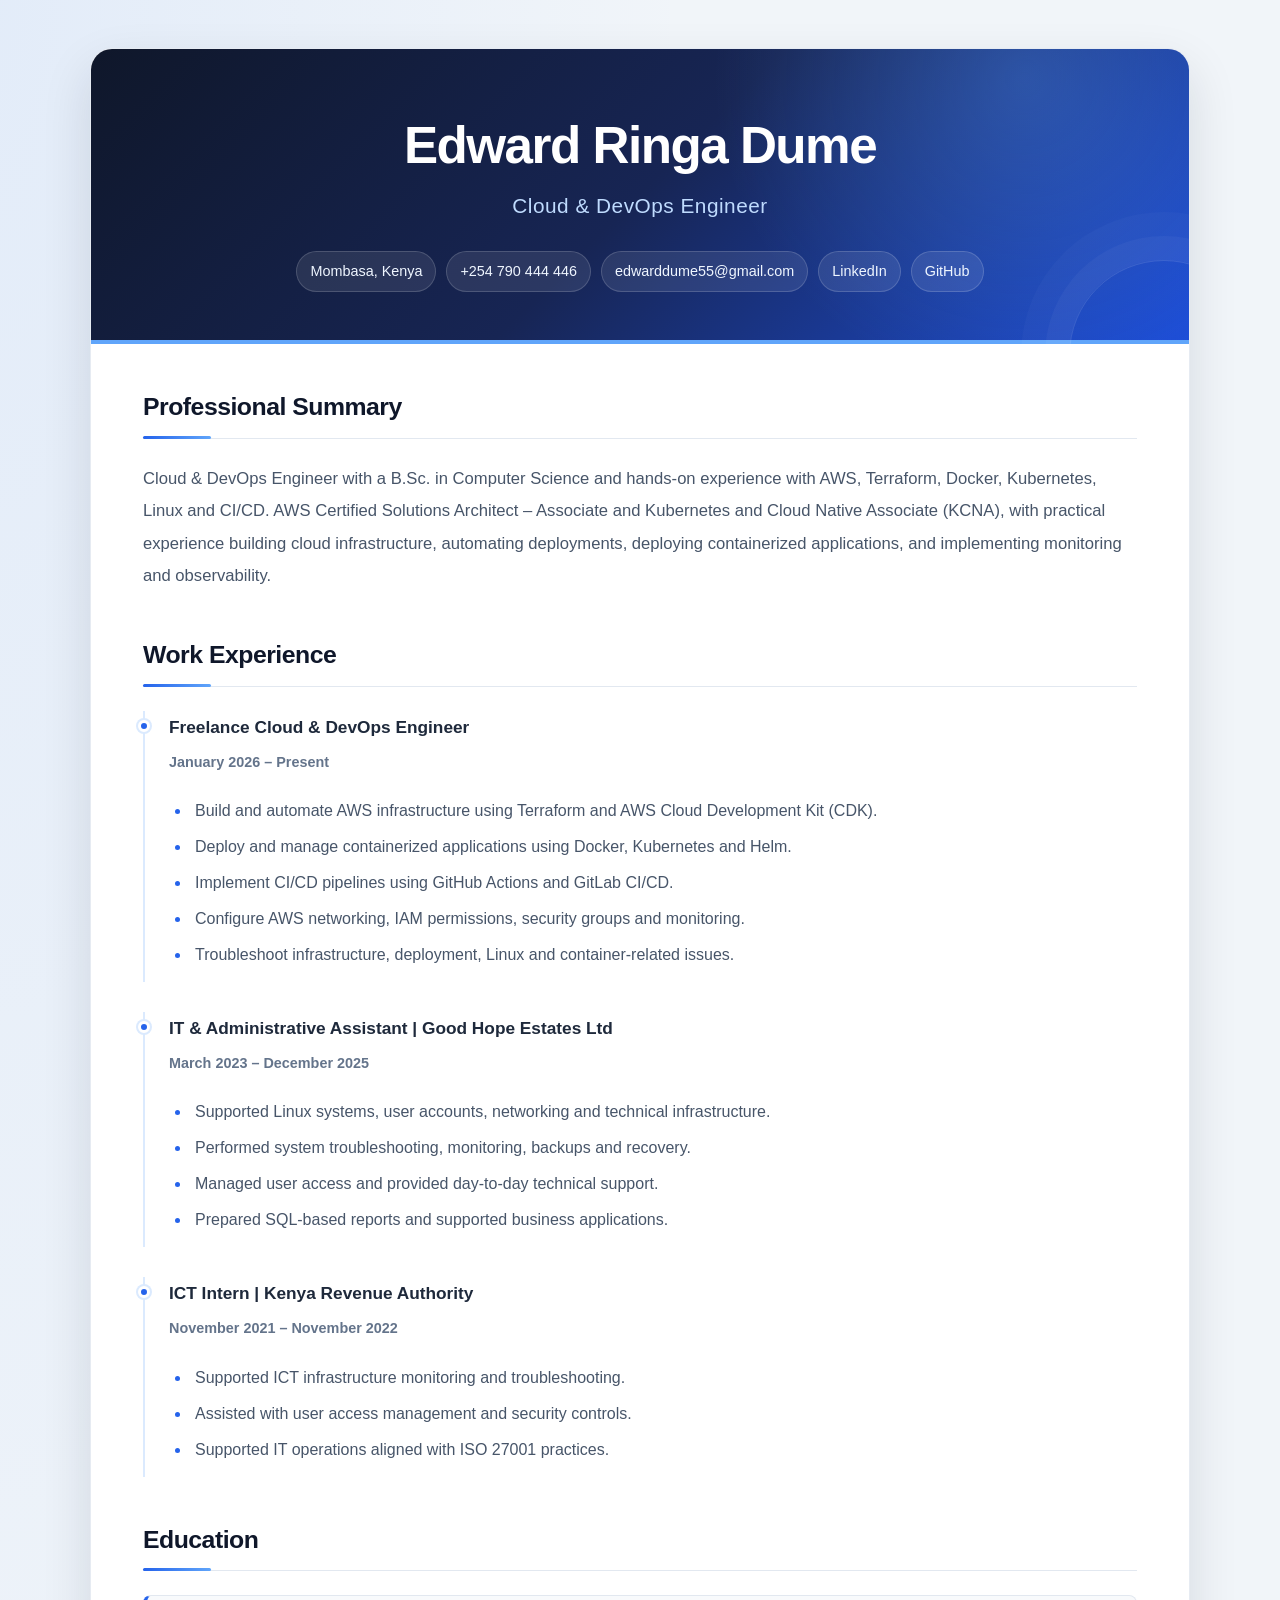
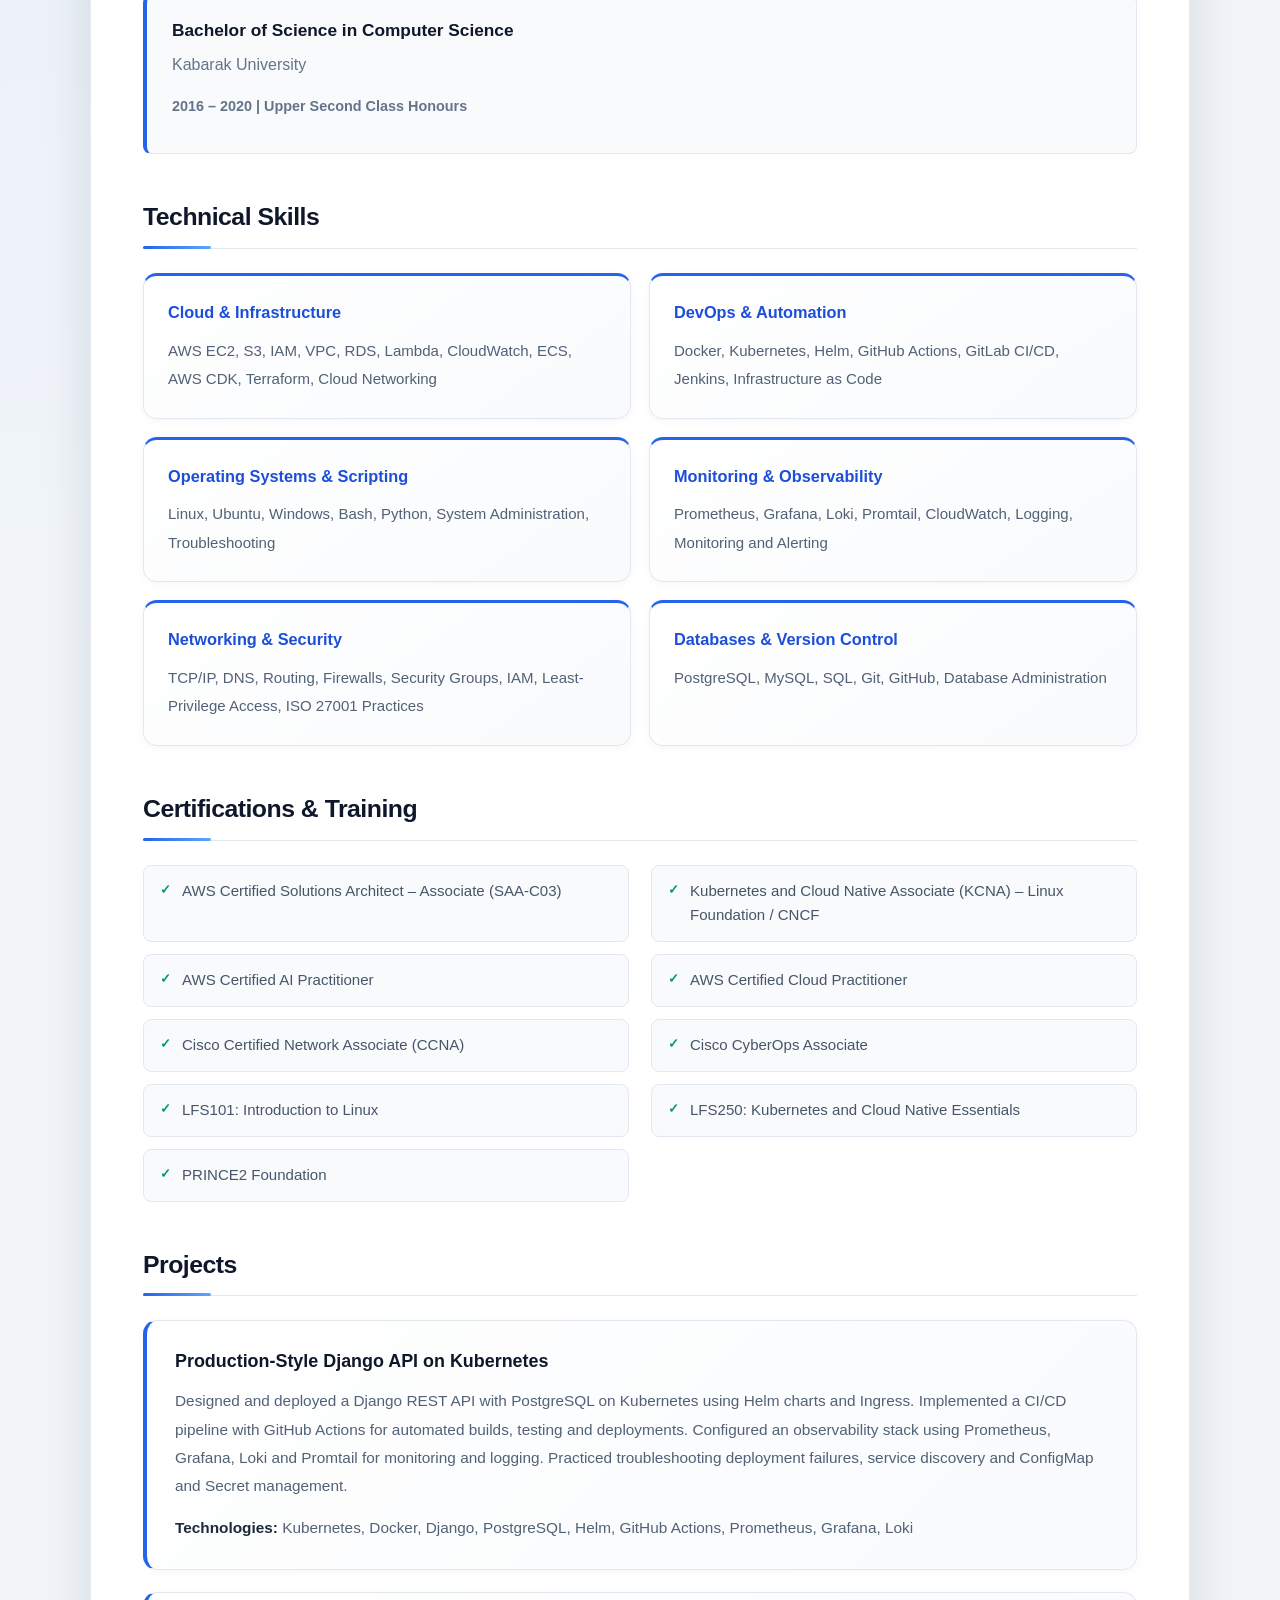
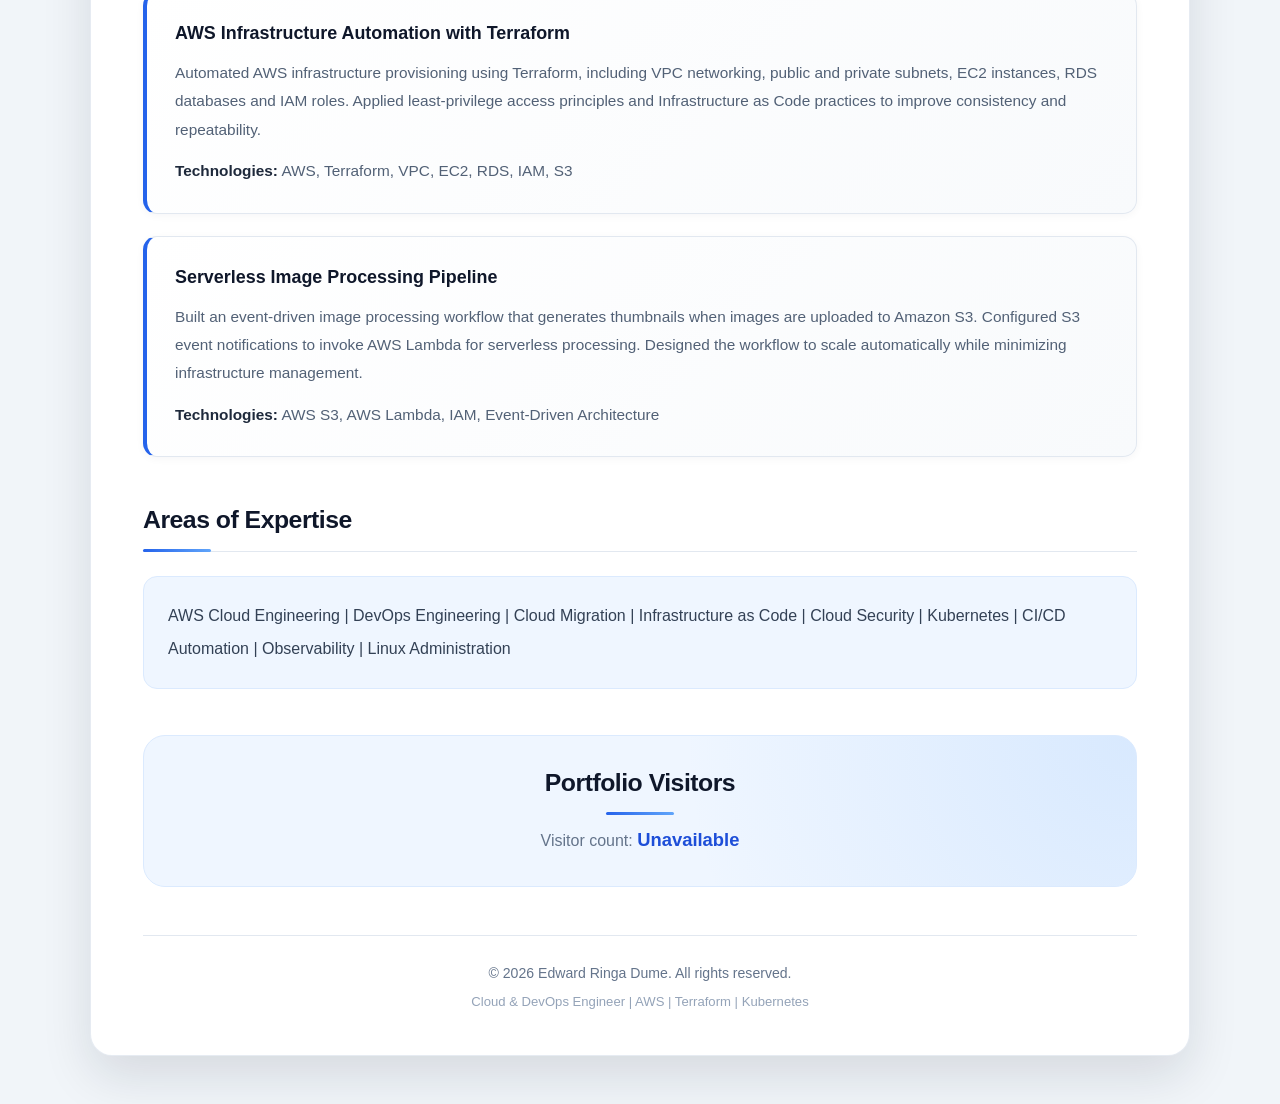
<file: index.html>
<!DOCTYPE html>
<html lang="en">
<head>
    <meta charset="UTF-8">
    <meta name="viewport" content="width=device-width, initial-scale=1.0">

    <title>Edward Ringa Dume | Cloud &amp; DevOps Engineer</title>

    <meta
        name="description"
        content="Edward Ringa Dume - Cloud & DevOps Engineer specializing in AWS, Terraform, Kubernetes, Docker, Linux and CI/CD."
    >

    <meta name="author" content="Edward Ringa Dume">
    <meta name="theme-color" content="#2563eb">

    <link rel="stylesheet" href="style.css">
</head>

<body>

    <div class="container">

        <!-- =========================
             Header and Contact
             ========================= -->

        <header>
            <h1>Edward Ringa Dume</h1>

            <p>Cloud &amp; DevOps Engineer</p>

            <div class="contact">
                <span>Mombasa, Kenya</span>

                <a href="tel:+254790444446">
                    +254 790 444 446
                </a>

                <a href="mailto:edwarddume55@gmail.com">
                    edwarddume55@gmail.com
                </a>

                <a
                    href="https://linkedin.com/in/edward-dume"
                    target="_blank"
                    rel="noopener noreferrer"
                >
                    LinkedIn
                </a>

                <a
                    href="https://github.com/edwarddume55"
                    target="_blank"
                    rel="noopener noreferrer"
                >
                    GitHub
                </a>
            </div>
        </header>


        <main>

            <!-- =========================
                 Professional Summary
                 ========================= -->

            <section id="summary">
                <h2>Professional Summary</h2>

                <p>
                    Cloud &amp; DevOps Engineer with a B.Sc. in Computer
                    Science and hands-on experience with AWS, Terraform,
                    Docker, Kubernetes, Linux and CI/CD. AWS Certified
                    Solutions Architect – Associate and Kubernetes and
                    Cloud Native Associate (KCNA), with practical experience
                    building cloud infrastructure, automating deployments,
                    deploying containerized applications, and implementing
                    monitoring and observability.
                </p>
            </section>


            <!-- =========================
                 Work Experience
                 ========================= -->

            <section id="experience">
                <h2>Work Experience</h2>

                <article class="experience-item">
                    <h3>Freelance Cloud &amp; DevOps Engineer</h3>

                    <p class="date">
                        January 2026 – Present
                    </p>

                    <ul>
                        <li>
                            Build and automate AWS infrastructure using
                            Terraform and AWS Cloud Development Kit (CDK).
                        </li>

                        <li>
                            Deploy and manage containerized applications
                            using Docker, Kubernetes and Helm.
                        </li>

                        <li>
                            Implement CI/CD pipelines using GitHub Actions
                            and GitLab CI/CD.
                        </li>

                        <li>
                            Configure AWS networking, IAM permissions,
                            security groups and monitoring.
                        </li>

                        <li>
                            Troubleshoot infrastructure, deployment,
                            Linux and container-related issues.
                        </li>
                    </ul>
                </article>


                <article class="experience-item">
                    <h3>
                        IT &amp; Administrative Assistant |
                        Good Hope Estates Ltd
                    </h3>

                    <p class="date">
                        March 2023 – December 2025
                    </p>

                    <ul>
                        <li>
                            Supported Linux systems, user accounts,
                            networking and technical infrastructure.
                        </li>

                        <li>
                            Performed system troubleshooting, monitoring,
                            backups and recovery.
                        </li>

                        <li>
                            Managed user access and provided day-to-day
                            technical support.
                        </li>

                        <li>
                            Prepared SQL-based reports and supported
                            business applications.
                        </li>
                    </ul>
                </article>


                <article class="experience-item">
                    <h3>ICT Intern | Kenya Revenue Authority</h3>

                    <p class="date">
                        November 2021 – November 2022
                    </p>

                    <ul>
                        <li>
                            Supported ICT infrastructure monitoring
                            and troubleshooting.
                        </li>

                        <li>
                            Assisted with user access management
                            and security controls.
                        </li>

                        <li>
                            Supported IT operations aligned with
                            ISO 27001 practices.
                        </li>
                    </ul>
                </article>
            </section>


            <!-- =========================
                 Education
                 ========================= -->

            <section id="education">
                <h2>Education</h2>

                <article class="experience-item">
                    <h3>Bachelor of Science in Computer Science</h3>

                    <p>Kabarak University</p>

                    <p class="date">
                        2016 – 2020 | Upper Second Class Honours
                    </p>
                </article>
            </section>


            <!-- =========================
                 Technical Skills
                 ========================= -->

            <section id="skills">
                <h2>Technical Skills</h2>

                <div class="skills">

                    <div class="skill-category">
                        <h3>Cloud &amp; Infrastructure</h3>

                        <p>
                            AWS EC2, S3, IAM, VPC, RDS, Lambda,
                            CloudWatch, ECS, AWS CDK, Terraform,
                            Cloud Networking
                        </p>
                    </div>


                    <div class="skill-category">
                        <h3>DevOps &amp; Automation</h3>

                        <p>
                            Docker, Kubernetes, Helm, GitHub Actions,
                            GitLab CI/CD, Jenkins, Infrastructure as Code
                        </p>
                    </div>


                    <div class="skill-category">
                        <h3>Operating Systems &amp; Scripting</h3>

                        <p>
                            Linux, Ubuntu, Windows, Bash, Python,
                            System Administration, Troubleshooting
                        </p>
                    </div>


                    <div class="skill-category">
                        <h3>Monitoring &amp; Observability</h3>

                        <p>
                            Prometheus, Grafana, Loki, Promtail,
                            CloudWatch, Logging, Monitoring and Alerting
                        </p>
                    </div>


                    <div class="skill-category">
                        <h3>Networking &amp; Security</h3>

                        <p>
                            TCP/IP, DNS, Routing, Firewalls, Security Groups,
                            IAM, Least-Privilege Access, ISO 27001 Practices
                        </p>
                    </div>


                    <div class="skill-category">
                        <h3>Databases &amp; Version Control</h3>

                        <p>
                            PostgreSQL, MySQL, SQL, Git, GitHub,
                            Database Administration
                        </p>
                    </div>

                </div>
            </section>


            <!-- =========================
                 Certifications
                 ========================= -->

            <section id="certifications">
                <h2>Certifications &amp; Training</h2>

                <ul class="certifications">
                    <li>
                        AWS Certified Solutions Architect – Associate
                        (SAA-C03)
                    </li>

                    <li>
                        Kubernetes and Cloud Native Associate (KCNA)
                        – Linux Foundation / CNCF
                    </li>

                    <li>
                        AWS Certified AI Practitioner
                    </li>

                    <li>
                        AWS Certified Cloud Practitioner
                    </li>

                    <li>
                        Cisco Certified Network Associate (CCNA)
                    </li>

                    <li>
                        Cisco CyberOps Associate
                    </li>

                    <li>
                        LFS101: Introduction to Linux
                    </li>

                    <li>
                        LFS250: Kubernetes and Cloud Native Essentials
                    </li>

                    <li>
                        PRINCE2 Foundation
                    </li>
                </ul>
            </section>


            <!-- =========================
                 Projects
                 ========================= -->

            <section id="projects">
                <h2>Projects</h2>


                <article class="project">
                    <h3>
                        Production-Style Django API on Kubernetes
                    </h3>

                    <p>
                        Designed and deployed a Django REST API with
                        PostgreSQL on Kubernetes using Helm charts
                        and Ingress. Implemented a CI/CD pipeline with
                        GitHub Actions for automated builds, testing
                        and deployments. Configured an observability
                        stack using Prometheus, Grafana, Loki and
                        Promtail for monitoring and logging. Practiced
                        troubleshooting deployment failures, service
                        discovery and ConfigMap and Secret management.
                    </p>

                    <p>
                        <strong>Technologies:</strong>
                        Kubernetes, Docker, Django, PostgreSQL, Helm,
                        GitHub Actions, Prometheus, Grafana, Loki
                    </p>
                </article>


                <article class="project">
                    <h3>
                        AWS Infrastructure Automation with Terraform
                    </h3>

                    <p>
                        Automated AWS infrastructure provisioning using
                        Terraform, including VPC networking, public and
                        private subnets, EC2 instances, RDS databases
                        and IAM roles. Applied least-privilege access
                        principles and Infrastructure as Code practices
                        to improve consistency and repeatability.
                    </p>

                    <p>
                        <strong>Technologies:</strong>
                        AWS, Terraform, VPC, EC2, RDS, IAM, S3
                    </p>
                </article>


                <article class="project">
                    <h3>Serverless Image Processing Pipeline</h3>

                    <p>
                        Built an event-driven image processing workflow
                        that generates thumbnails when images are uploaded
                        to Amazon S3. Configured S3 event notifications
                        to invoke AWS Lambda for serverless processing.
                        Designed the workflow to scale automatically
                        while minimizing infrastructure management.
                    </p>

                    <p>
                        <strong>Technologies:</strong>
                        AWS S3, AWS Lambda, IAM, Event-Driven Architecture
                    </p>
                </article>

            </section>


            <!-- =========================
                 Areas of Interest
                 ========================= -->

            <section id="interests">
                <h2>Areas of Expertise</h2>

                <p>
                    AWS Cloud Engineering |
                    DevOps Engineering |
                    Cloud Migration |
                    Infrastructure as Code |
                    Cloud Security |
                    Kubernetes |
                    CI/CD Automation |
                    Observability |
                    Linux Administration
                </p>
            </section>


            <!-- =========================
                 Visitor Counter
                 ========================= -->

            <section
                id="visitor-counter"
                class="visitor-counter"
            >
                <h2>Portfolio Visitors</h2>

                <p>
                    Visitor count:
                    <strong id="visitor-count">Loading...</strong>
                </p>
            </section>

        </main>


        <!-- =========================
             Footer
             ========================= -->

        <footer>
            <p>
                &copy; <span id="current-year">2026</span>
                Edward Ringa Dume. All rights reserved.
            </p>

            <p>
                Cloud &amp; DevOps Engineer | AWS | Terraform | Kubernetes
            </p>
        </footer>

    </div>


    <!-- JavaScript -->
    <script src="script.js"></script>

    <script>
        // Automatically update the copyright year.
        document.getElementById("current-year").textContent =
            new Date().getFullYear();
    </script>

<script src="script.js"></script>
</body>
</html>
</file>
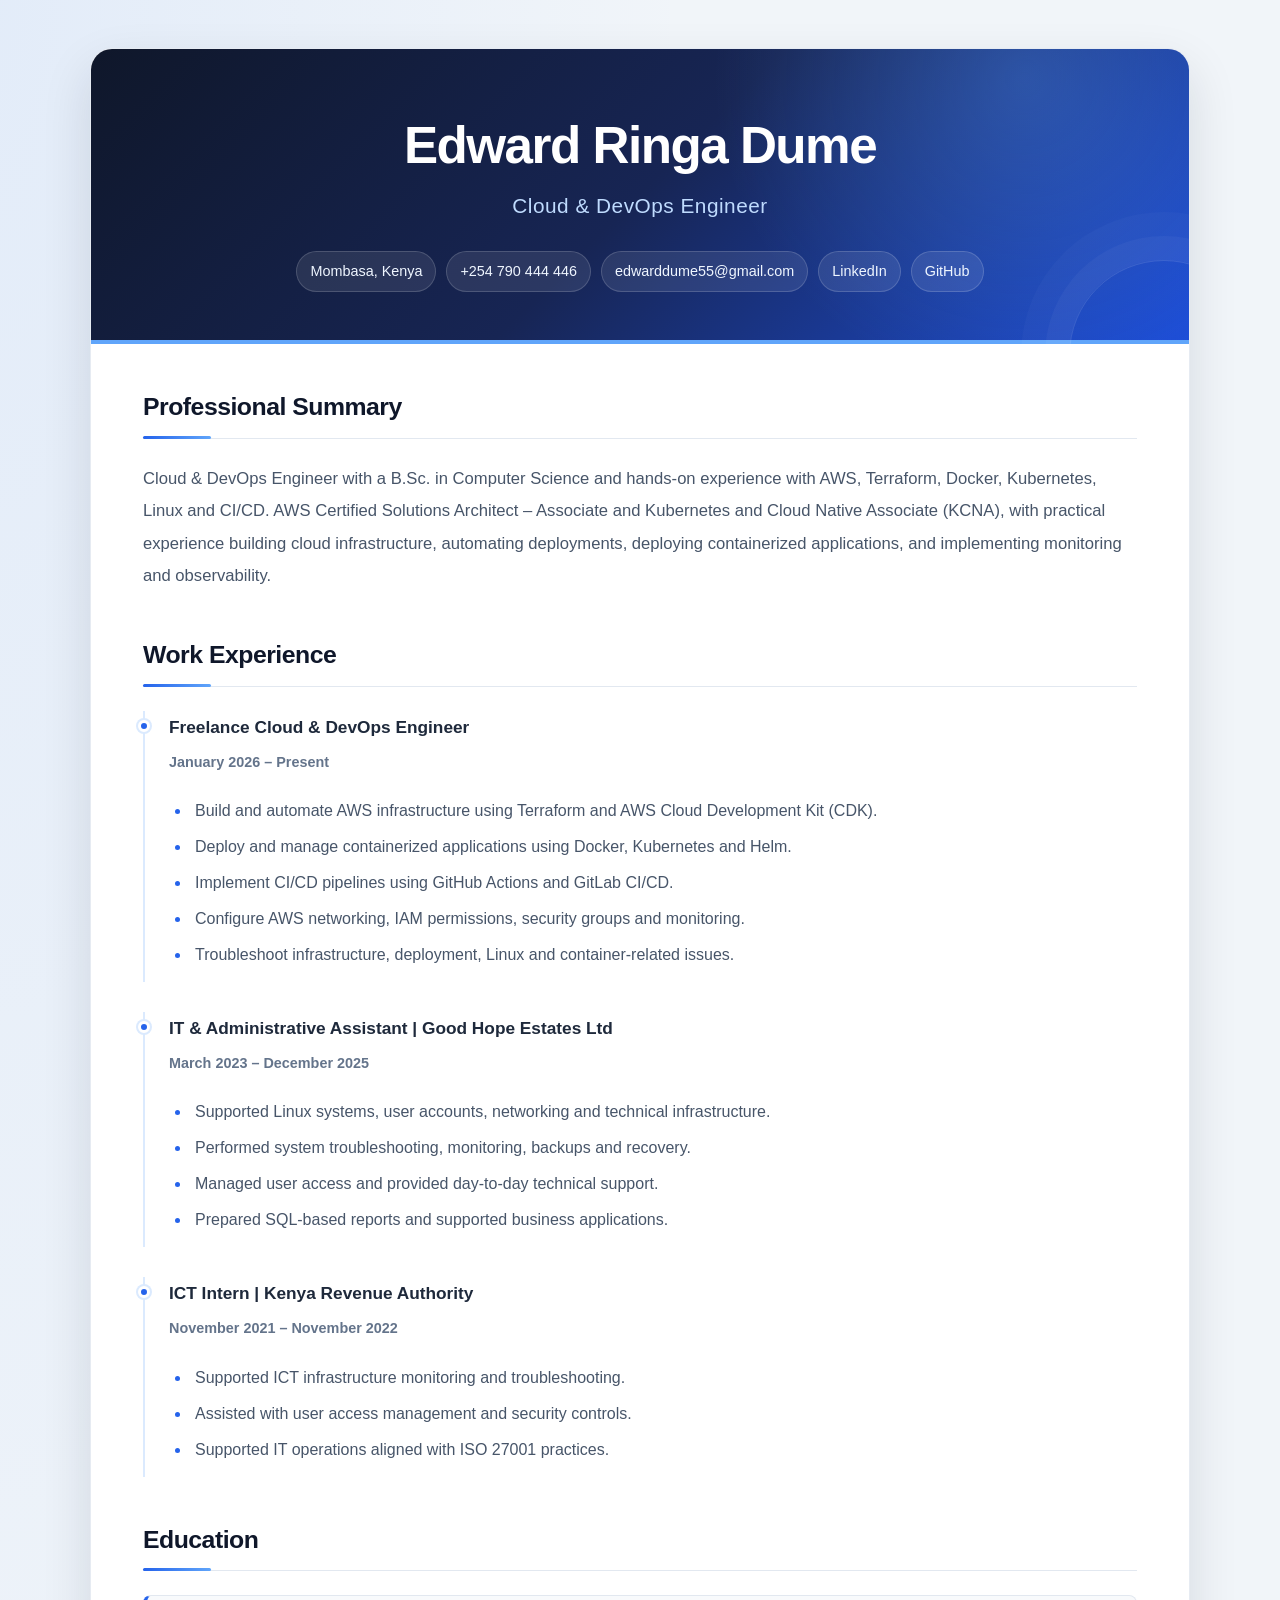
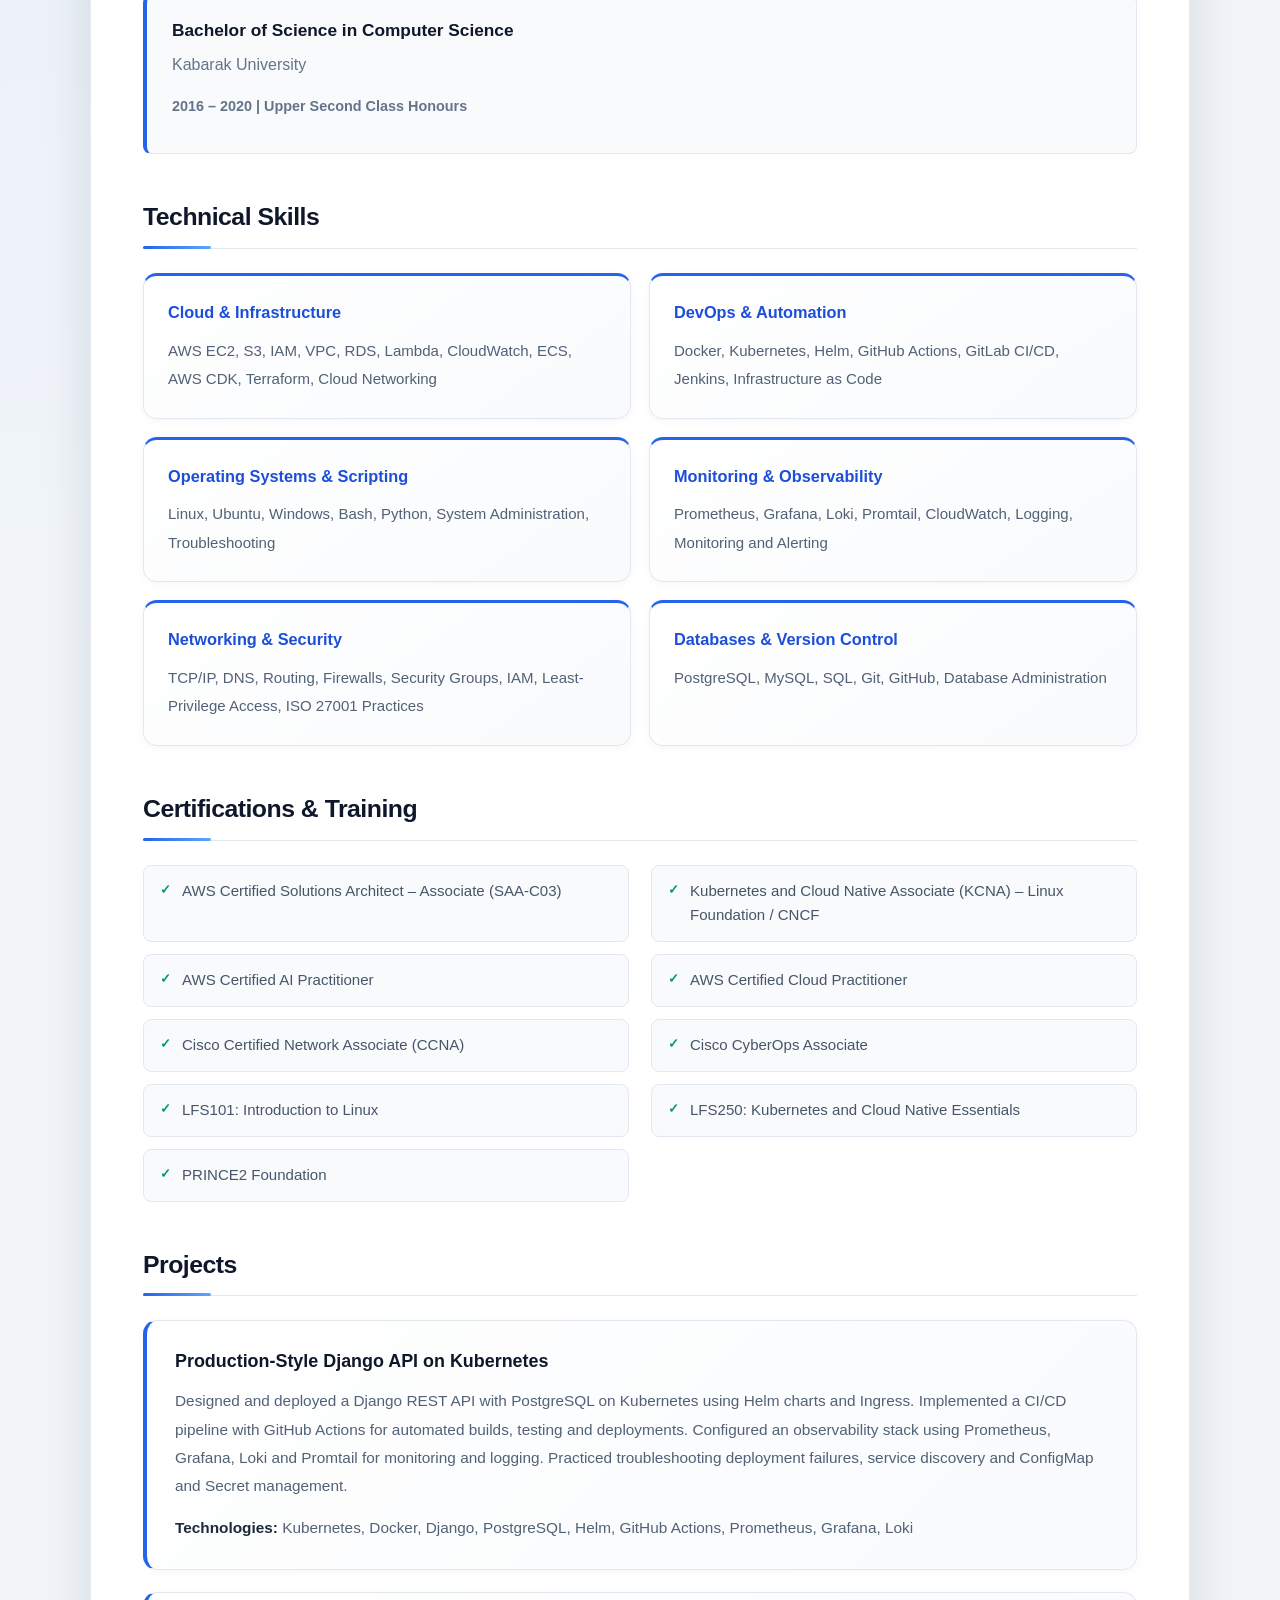
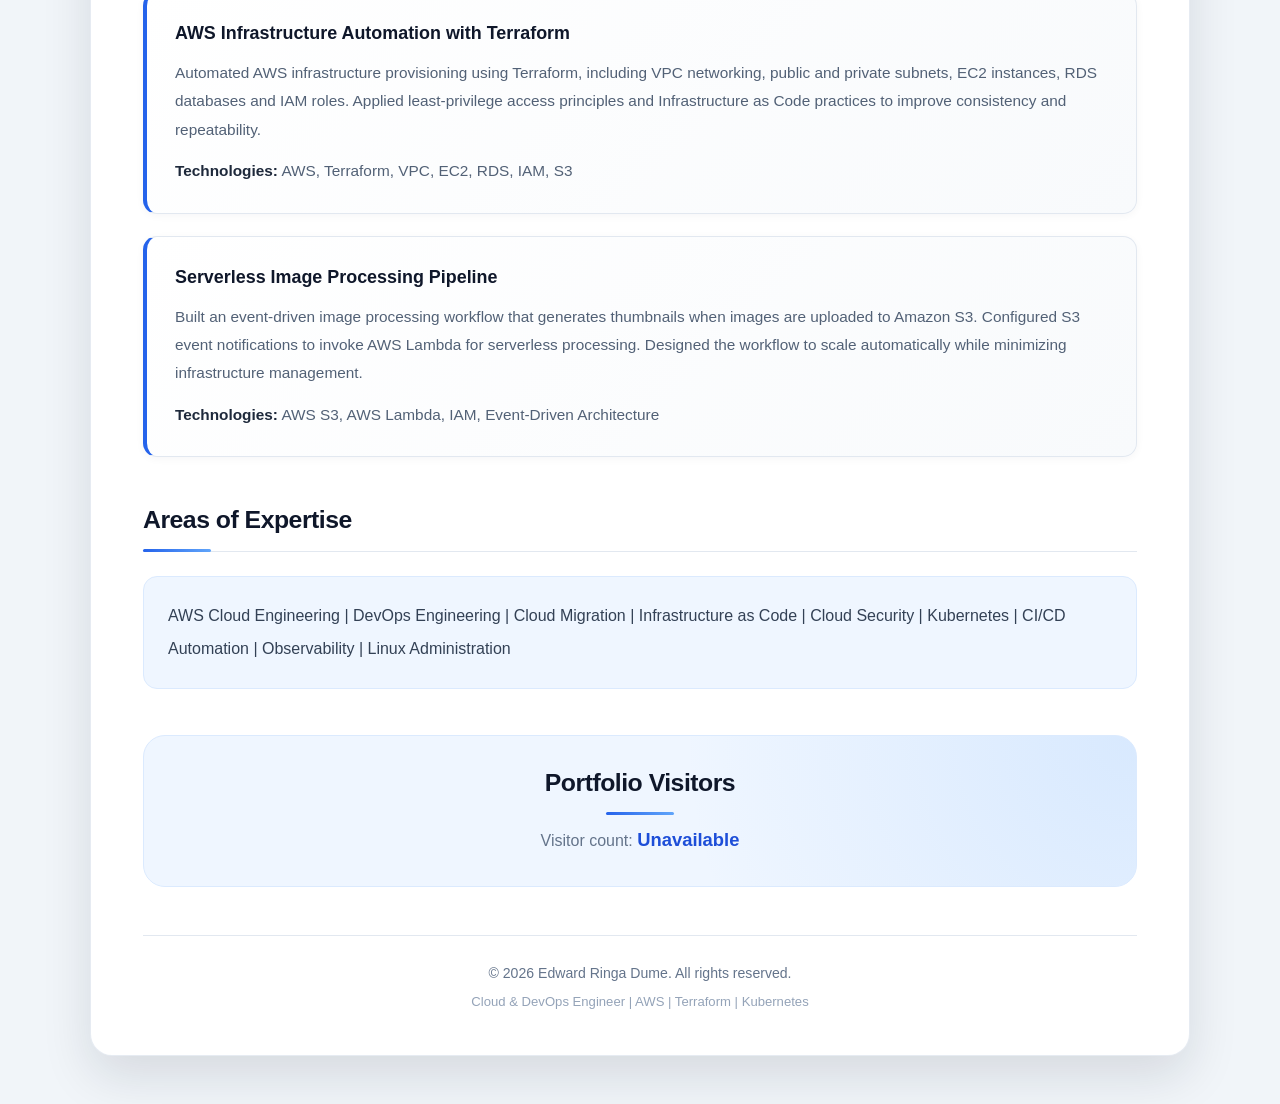
<file: frontend/index.html>
<!DOCTYPE html>
<html lang="en">
<head>
    <meta charset="UTF-8">
    <meta name="viewport" content="width=device-width, initial-scale=1.0">

    <title>Edward Ringa Dume | Cloud &amp; DevOps Engineer</title>

    <meta
        name="description"
        content="Edward Ringa Dume - Cloud & DevOps Engineer specializing in AWS, Terraform, Kubernetes, Docker, Linux and CI/CD."
    >

    <meta name="author" content="Edward Ringa Dume">
    <meta name="theme-color" content="#2563eb">

    <link rel="stylesheet" href="style.css">
</head>

<body>

    <div class="container">

        <!-- =========================
             Header and Contact
             ========================= -->

        <header>
            <h1>Edward Ringa Dume</h1>

            <p>Cloud &amp; DevOps Engineer</p>

            <div class="contact">
                <span>Mombasa, Kenya</span>

                <a href="tel:+254790444446">
                    +254 790 444 446
                </a>

                <a href="mailto:edwarddume55@gmail.com">
                    edwarddume55@gmail.com
                </a>

                <a
                    href="https://linkedin.com/in/edward-dume"
                    target="_blank"
                    rel="noopener noreferrer"
                >
                    LinkedIn
                </a>

                <a
                    href="https://github.com/edwarddume55"
                    target="_blank"
                    rel="noopener noreferrer"
                >
                    GitHub
                </a>
            </div>
        </header>


        <main>

            <!-- =========================
                 Professional Summary
                 ========================= -->

            <section id="summary">
                <h2>Professional Summary</h2>

                <p>
                    Cloud &amp; DevOps Engineer with a B.Sc. in Computer
                    Science and hands-on experience with AWS, Terraform,
                    Docker, Kubernetes, Linux and CI/CD. AWS Certified
                    Solutions Architect – Associate and Kubernetes and
                    Cloud Native Associate (KCNA), with practical experience
                    building cloud infrastructure, automating deployments,
                    deploying containerized applications, and implementing
                    monitoring and observability.
                </p>
            </section>


            <!-- =========================
                 Work Experience
                 ========================= -->

            <section id="experience">
                <h2>Work Experience</h2>

                <article class="experience-item">
                    <h3>Freelance Cloud &amp; DevOps Engineer</h3>

                    <p class="date">
                        January 2026 – Present
                    </p>

                    <ul>
                        <li>
                            Build and automate AWS infrastructure using
                            Terraform and AWS Cloud Development Kit (CDK).
                        </li>

                        <li>
                            Deploy and manage containerized applications
                            using Docker, Kubernetes and Helm.
                        </li>

                        <li>
                            Implement CI/CD pipelines using GitHub Actions
                            and GitLab CI/CD.
                        </li>

                        <li>
                            Configure AWS networking, IAM permissions,
                            security groups and monitoring.
                        </li>

                        <li>
                            Troubleshoot infrastructure, deployment,
                            Linux and container-related issues.
                        </li>
                    </ul>
                </article>


                <article class="experience-item">
                    <h3>
                        IT &amp; Administrative Assistant |
                        Good Hope Estates Ltd
                    </h3>

                    <p class="date">
                        March 2023 – December 2025
                    </p>

                    <ul>
                        <li>
                            Supported Linux systems, user accounts,
                            networking and technical infrastructure.
                        </li>

                        <li>
                            Performed system troubleshooting, monitoring,
                            backups and recovery.
                        </li>

                        <li>
                            Managed user access and provided day-to-day
                            technical support.
                        </li>

                        <li>
                            Prepared SQL-based reports and supported
                            business applications.
                        </li>
                    </ul>
                </article>


                <article class="experience-item">
                    <h3>ICT Intern | Kenya Revenue Authority</h3>

                    <p class="date">
                        November 2021 – November 2022
                    </p>

                    <ul>
                        <li>
                            Supported ICT infrastructure monitoring
                            and troubleshooting.
                        </li>

                        <li>
                            Assisted with user access management
                            and security controls.
                        </li>

                        <li>
                            Supported IT operations aligned with
                            ISO 27001 practices.
                        </li>
                    </ul>
                </article>
            </section>


            <!-- =========================
                 Education
                 ========================= -->

            <section id="education">
                <h2>Education</h2>

                <article class="experience-item">
                    <h3>Bachelor of Science in Computer Science</h3>

                    <p>Kabarak University</p>

                    <p class="date">
                        2016 – 2020 | Upper Second Class Honours
                    </p>
                </article>
            </section>


            <!-- =========================
                 Technical Skills
                 ========================= -->

            <section id="skills">
                <h2>Technical Skills</h2>

                <div class="skills">

                    <div class="skill-category">
                        <h3>Cloud &amp; Infrastructure</h3>

                        <p>
                            AWS EC2, S3, IAM, VPC, RDS, Lambda,
                            CloudWatch, ECS, AWS CDK, Terraform,
                            Cloud Networking
                        </p>
                    </div>


                    <div class="skill-category">
                        <h3>DevOps &amp; Automation</h3>

                        <p>
                            Docker, Kubernetes, Helm, GitHub Actions,
                            GitLab CI/CD, Jenkins, Infrastructure as Code
                        </p>
                    </div>


                    <div class="skill-category">
                        <h3>Operating Systems &amp; Scripting</h3>

                        <p>
                            Linux, Ubuntu, Windows, Bash, Python,
                            System Administration, Troubleshooting
                        </p>
                    </div>


                    <div class="skill-category">
                        <h3>Monitoring &amp; Observability</h3>

                        <p>
                            Prometheus, Grafana, Loki, Promtail,
                            CloudWatch, Logging, Monitoring and Alerting
                        </p>
                    </div>


                    <div class="skill-category">
                        <h3>Networking &amp; Security</h3>

                        <p>
                            TCP/IP, DNS, Routing, Firewalls, Security Groups,
                            IAM, Least-Privilege Access, ISO 27001 Practices
                        </p>
                    </div>


                    <div class="skill-category">
                        <h3>Databases &amp; Version Control</h3>

                        <p>
                            PostgreSQL, MySQL, SQL, Git, GitHub,
                            Database Administration
                        </p>
                    </div>

                </div>
            </section>


            <!-- =========================
                 Certifications
                 ========================= -->

            <section id="certifications">
                <h2>Certifications &amp; Training</h2>

                <ul class="certifications">
                    <li>
                        AWS Certified Solutions Architect – Associate
                        (SAA-C03)
                    </li>

                    <li>
                        Kubernetes and Cloud Native Associate (KCNA)
                        – Linux Foundation / CNCF
                    </li>

                    <li>
                        AWS Certified AI Practitioner
                    </li>

                    <li>
                        AWS Certified Cloud Practitioner
                    </li>

                    <li>
                        Cisco Certified Network Associate (CCNA)
                    </li>

                    <li>
                        Cisco CyberOps Associate
                    </li>

                    <li>
                        LFS101: Introduction to Linux
                    </li>

                    <li>
                        LFS250: Kubernetes and Cloud Native Essentials
                    </li>

                    <li>
                        PRINCE2 Foundation
                    </li>
                </ul>
            </section>


            <!-- =========================
                 Projects
                 ========================= -->

            <section id="projects">
                <h2>Projects</h2>


                <article class="project">
                    <h3>
                        Production-Style Django API on Kubernetes
                    </h3>

                    <p>
                        Designed and deployed a Django REST API with
                        PostgreSQL on Kubernetes using Helm charts
                        and Ingress. Implemented a CI/CD pipeline with
                        GitHub Actions for automated builds, testing
                        and deployments. Configured an observability
                        stack using Prometheus, Grafana, Loki and
                        Promtail for monitoring and logging. Practiced
                        troubleshooting deployment failures, service
                        discovery and ConfigMap and Secret management.
                    </p>

                    <p>
                        <strong>Technologies:</strong>
                        Kubernetes, Docker, Django, PostgreSQL, Helm,
                        GitHub Actions, Prometheus, Grafana, Loki
                    </p>
                </article>


                <article class="project">
                    <h3>
                        AWS Infrastructure Automation with Terraform
                    </h3>

                    <p>
                        Automated AWS infrastructure provisioning using
                        Terraform, including VPC networking, public and
                        private subnets, EC2 instances, RDS databases
                        and IAM roles. Applied least-privilege access
                        principles and Infrastructure as Code practices
                        to improve consistency and repeatability.
                    </p>

                    <p>
                        <strong>Technologies:</strong>
                        AWS, Terraform, VPC, EC2, RDS, IAM, S3
                    </p>
                </article>


                <article class="project">
                    <h3>Serverless Image Processing Pipeline</h3>

                    <p>
                        Built an event-driven image processing workflow
                        that generates thumbnails when images are uploaded
                        to Amazon S3. Configured S3 event notifications
                        to invoke AWS Lambda for serverless processing.
                        Designed the workflow to scale automatically
                        while minimizing infrastructure management.
                    </p>

                    <p>
                        <strong>Technologies:</strong>
                        AWS S3, AWS Lambda, IAM, Event-Driven Architecture
                    </p>
                </article>

            </section>


            <!-- =========================
                 Areas of Interest
                 ========================= -->

            <section id="interests">
                <h2>Areas of Expertise</h2>

                <p>
                    AWS Cloud Engineering |
                    DevOps Engineering |
                    Cloud Migration |
                    Infrastructure as Code |
                    Cloud Security |
                    Kubernetes |
                    CI/CD Automation |
                    Observability |
                    Linux Administration
                </p>
            </section>


            <!-- =========================
                 Visitor Counter
                 ========================= -->

            <section
                id="visitor-counter"
                class="visitor-counter"
            >
                <h2>Portfolio Visitors</h2>

                <p>
                    Visitor count:
                    <strong id="visitor-count">Loading...</strong>
                </p>
            </section>

        </main>


        <!-- =========================
             Footer
             ========================= -->

        <footer>
            <p>
                &copy; <span id="current-year">2026</span>
                Edward Ringa Dume. All rights reserved.
            </p>

            <p>
                Cloud &amp; DevOps Engineer | AWS | Terraform | Kubernetes
            </p>
        </footer>

    </div>


    <!-- JavaScript -->
    <script src="script.js"></script>

    <script>
        // Automatically update the copyright year.
        document.getElementById("current-year").textContent =
            new Date().getFullYear();
    </script>
</body>
</html>
</file>
<file: style.css>
/* =====================================================
   EDWARD RINGA DUME | CLOUD & DEVOPS PORTFOLIO
   Modern • Professional • Responsive
   ===================================================== */

/* =========================
   1. Design System
   ========================= */

:root {
    --primary: #2563eb;
    --primary-dark: #1d4ed8;
    --primary-light: #dbeafe;

    --navy: #0f172a;
    --navy-light: #1e293b;

    --text: #334155;
    --text-light: #64748b;

    --background: #f1f5f9;
    --surface: #ffffff;
    --surface-alt: #f8fafc;

    --border: #e2e8f0;
    --success: #059669;

    --radius-sm: 8px;
    --radius-md: 14px;
    --radius-lg: 22px;

    --shadow-sm: 0 2px 8px rgba(15, 23, 42, 0.04);
    --shadow-md: 0 10px 30px rgba(15, 23, 42, 0.08);
    --shadow-lg: 0 20px 50px rgba(15, 23, 42, 0.12);

    --transition: 0.25s ease;
}


/* =========================
   2. Reset & Base
   ========================= */

*,
*::before,
*::after {
    box-sizing: border-box;
    margin: 0;
    padding: 0;
}

html {
    scroll-behavior: smooth;
    scroll-padding-top: 24px;
}

body {
    font-family:
        Inter,
        "Segoe UI",
        Roboto,
        Helvetica,
        Arial,
        sans-serif;

    font-size: 16px;
    line-height: 1.75;
    color: var(--text);
    background:
        radial-gradient(
            ellipse at top left,
            rgba(59, 130, 246, 0.08),
            transparent 38%
        ),
        var(--background);

    -webkit-font-smoothing: antialiased;
    text-rendering: optimizeLegibility;
}

a {
    color: var(--primary);
    text-decoration: none;
    transition:
        color var(--transition),
        background var(--transition);
}

a:hover {
    color: var(--primary-dark);
}

a:focus-visible {
    outline: 3px solid #93c5fd;
    outline-offset: 4px;
    border-radius: 4px;
}

p {
    overflow-wrap: anywhere;
}

ul {
    padding-left: 22px;
}

li {
    padding-left: 3px;
    margin-bottom: 8px;
}

li::marker {
    color: var(--primary);
}


/* =========================
   3. Main Container
   ========================= */

.container {
    width: min(1100px, calc(100% - 40px));
    margin: 48px auto;
    padding: 0 52px 36px;

    background: var(--surface);
    border: 1px solid rgba(226, 232, 240, 0.85);
    border-radius: var(--radius-lg);

    box-shadow: var(--shadow-lg);
    overflow: hidden;

    animation: pageEntrance 0.65s ease both;
}

@keyframes pageEntrance {
    from {
        opacity: 0;
        transform: translateY(14px);
    }

    to {
        opacity: 1;
        transform: translateY(0);
    }
}


/* =========================
   4. Hero Header
   ========================= */

header {
    position: relative;
    isolation: isolate;
    text-align: center;

    margin: 0 -52px;
    padding: 66px 35px 48px;

    color: #ffffff;
    background:
        radial-gradient(
            circle at 85% 10%,
            rgba(96, 165, 250, 0.28),
            transparent 32%
        ),
        linear-gradient(
            135deg,
            #0f172a 0%,
            #172554 50%,
            #1d4ed8 100%
        );

    border-bottom: 4px solid #60a5fa;
}

header::after {
    content: "";
    position: absolute;
    z-index: -1;

    width: 190px;
    height: 190px;
    right: -70px;
    bottom: -110px;

    border: 1px solid rgba(255, 255, 255, 0.12);
    border-radius: 50%;

    box-shadow:
        0 0 0 24px rgba(255, 255, 255, 0.035),
        0 0 0 48px rgba(255, 255, 255, 0.025);

    pointer-events: none;
}

header h1 {
    color: #ffffff;
    font-size: clamp(2rem, 5vw, 3.2rem);
    font-weight: 800;
    line-height: 1.2;
    letter-spacing: -1.5px;
    margin-bottom: 12px;
}

header > p {
    color: #bfdbfe;
    font-size: clamp(1.05rem, 2.5vw, 1.3rem);
    font-weight: 500;
    letter-spacing: 0.5px;
    margin-bottom: 26px;
}


/* =========================
   5. Contact Links
   ========================= */

.contact {
    display: flex;
    justify-content: center;
    align-items: center;
    flex-wrap: wrap;
    gap: 10px;

    font-size: 0.9rem;
}

.contact span,
.contact a {
    display: inline-flex;
    justify-content: center;
    align-items: center;

    min-height: 38px;
    padding: 7px 13px;

    color: #eff6ff;
    background: rgba(255, 255, 255, 0.09);
    border: 1px solid rgba(255, 255, 255, 0.16);
    border-radius: 50px;

    overflow-wrap: anywhere;
    transition:
        background var(--transition),
        border-color var(--transition),
        transform var(--transition);
}

.contact a:hover {
    color: #ffffff;
    background: rgba(255, 255, 255, 0.19);
    border-color: rgba(255, 255, 255, 0.35);
    transform: translateY(-2px);
}


/* =========================
   6. Sections
   ========================= */

section {
    margin-top: 46px;
    scroll-margin-top: 24px;
}

section h2 {
    position: relative;

    display: flex;
    align-items: center;
    gap: 12px;

    margin-bottom: 24px;
    padding-bottom: 13px;

    color: var(--navy);
    font-size: clamp(1.25rem, 3vw, 1.55rem);
    font-weight: 750;
    letter-spacing: -0.5px;
    line-height: 1.4;

    border-bottom: 1px solid var(--border);
}

section h2::after {
    content: "";
    position: absolute;
    left: 0;
    bottom: -1px;

    width: 68px;
    height: 3px;

    background: linear-gradient(
        90deg,
        var(--primary),
        #60a5fa
    );

    border-radius: 5px;
}

section h3 {
    color: var(--navy-light);
    font-size: 1.08rem;
    font-weight: 700;
    line-height: 1.5;
    margin-bottom: 7px;
}

section p {
    margin-bottom: 13px;
}

section p:last-child {
    margin-bottom: 0;
}

#summary > p {
    color: #475569;
    font-size: 1.04rem;
    line-height: 1.95;
}


/* =========================
   7. Work Experience
   ========================= */

.experience-item {
    position: relative;
    margin-bottom: 30px;
    padding: 4px 0 5px 24px;
    border-left: 2px solid var(--primary-light);
}

.experience-item::before {
    content: "";
    position: absolute;
    top: 9px;
    left: -7px;

    width: 12px;
    height: 12px;

    background: var(--primary);
    border: 3px solid #ffffff;
    border-radius: 50%;

    box-shadow: 0 0 0 2px var(--primary-light);
}

.experience-item:last-child {
    margin-bottom: 0;
}

.experience-item .date {
    display: inline-block;
    color: var(--text-light);
    font-size: 0.9rem;
    font-weight: 600;
    margin-bottom: 12px;
}

.experience-item ul {
    margin-top: 10px;
}

.experience-item li {
    color: #475569;
    padding-left: 4px;
}


/* =========================
   8. Education
   ========================= */

#education .experience-item {
    padding: 22px 25px;
    background: var(--surface-alt);
    border: 1px solid var(--border);
    border-left: 4px solid var(--primary);
    border-radius: var(--radius-sm);
}

#education .experience-item::before {
    display: none;
}

#education .experience-item h3 {
    color: var(--navy);
}

#education .experience-item p {
    color: var(--text-light);
}


/* =========================
   9. Technical Skills
   ========================= */

.skills {
    display: grid;
    grid-template-columns: repeat(2, minmax(0, 1fr));
    gap: 18px;
}

.skill-category {
    position: relative;
    padding: 24px;

    background: linear-gradient(
        145deg,
        #ffffff,
        #f8fafc
    );

    border: 1px solid var(--border);
    border-top: 3px solid var(--primary);
    border-radius: var(--radius-md);

    box-shadow: var(--shadow-sm);

    transition:
        transform var(--transition),
        box-shadow var(--transition),
        border-color var(--transition);
}

.skill-category:hover {
    transform: translateY(-5px);
    box-shadow: var(--shadow-md);
    border-color: #bfdbfe;
    border-top-color: var(--primary);
}

.skill-category h3 {
    margin-bottom: 12px;
    font-size: 1.02rem;
    color: var(--primary-dark);
}

.skill-category p {
    color: #526176;
    font-size: 0.94rem;
    line-height: 1.9;
}


/* =========================
   10. Certifications
   ========================= */

.certifications {
    display: grid;
    grid-template-columns: repeat(2, minmax(0, 1fr));
    gap: 12px 22px;

    padding: 0;
    list-style: none;
}

.certifications li {
    position: relative;

    display: flex;
    align-items: flex-start;

    margin: 0;
    padding: 13px 14px 13px 38px;

    color: #475569;
    font-size: 0.94rem;
    line-height: 1.65;

    background: var(--surface-alt);
    border: 1px solid var(--border);
    border-radius: var(--radius-sm);

    transition:
        border-color var(--transition),
        background var(--transition);
}

.certifications li::before {
    content: "✓";
    position: absolute;
    top: 13px;
    left: 13px;

    display: grid;
    place-items: center;

    width: 17px;
    height: 17px;

    color: var(--success);
    font-size: 0.8rem;
    font-weight: 800;
}

.certifications li:hover {
    background: #eff6ff;
    border-color: #bfdbfe;
}


/* =========================
   11. Projects
   ========================= */

.project {
    position: relative;

    margin-bottom: 22px;
    padding: 27px 28px;

    background:
        linear-gradient(
            135deg,
            #ffffff 0%,
            #f8fafc 100%
        );

    border: 1px solid var(--border);
    border-left: 4px solid var(--primary);
    border-radius: var(--radius-md);

    box-shadow: var(--shadow-sm);

    transition:
        transform var(--transition),
        box-shadow var(--transition),
        border-color var(--transition);
}

.project:last-child {
    margin-bottom: 0;
}

.project:hover {
    transform: translateY(-4px);
    box-shadow: var(--shadow-md);
    border-color: #bfdbfe;
    border-left-color: var(--primary-dark);
}

.project h3 {
    color: var(--navy);
    font-size: 1.12rem;
    margin-bottom: 12px;
}

.project p {
    color: #526176;
    font-size: 0.96rem;
    line-height: 1.85;
}

.project p strong {
    color: var(--navy-light);
}


/* =========================
   12. Areas of Expertise
   ========================= */

#interests > p {
    padding: 22px 24px;

    color: #334155;
    font-weight: 500;
    line-height: 2.1;

    background: #eff6ff;
    border: 1px solid #dbeafe;
    border-radius: var(--radius-md);
}


/* =========================
   13. Visitor Counter
   ========================= */

.visitor-counter {
    margin-top: 46px;
    padding: 30px 20px;

    text-align: center;

    background:
        radial-gradient(
            circle at top right,
            rgba(96, 165, 250, 0.16),
            transparent 45%
        ),
        #eff6ff;

    border: 1px solid #dbeafe;
    border-radius: var(--radius-lg);
}

.visitor-counter h2 {
    justify-content: center;
    border-bottom: none;
    margin-bottom: 10px;
}

.visitor-counter h2::after {
    left: 50%;
    transform: translateX(-50%);
}

.visitor-counter p {
    color: var(--text-light);
}

.visitor-counter strong {
    color: var(--primary-dark);
    font-size: 1.15rem;
    font-weight: 800;
}


/* =========================
   14. Footer
   ========================= */

footer {
    margin-top: 48px;
    padding-top: 25px;

    text-align: center;

    color: var(--text-light);
    font-size: 0.88rem;

    border-top: 1px solid var(--border);
}

footer p {
    margin-bottom: 5px;
}

footer p:last-child {
    color: #94a3b8;
    font-size: 0.82rem;
}


/* =========================
   15. Text Selection
   ========================= */

::selection {
    color: #ffffff;
    background: var(--primary);
}


/* =========================
   16. Responsive Tablet
   ========================= */

@media (max-width: 768px) {

    .container {
        width: calc(100% - 28px);
        margin: 24px auto;
        padding: 0 28px 28px;
        border-radius: var(--radius-md);
    }

    header {
        margin: 0 -28px;
        padding: 50px 22px 38px;
    }

    header h1 {
        letter-spacing: -0.8px;
    }

    .contact {
        gap: 8px;
    }

    section {
        margin-top: 36px;
    }

    .skills {
        grid-template-columns: repeat(2, minmax(0, 1fr));
        gap: 13px;
    }

    .skill-category {
        padding: 19px;
    }

    .certifications {
        grid-template-columns: 1fr;
        gap: 9px;
    }

    .project {
        padding: 23px;
    }
}


/* =========================
   17. Responsive Mobile
   ========================= */

@media (max-width: 520px) {

    body {
        font-size: 15px;
        line-height: 1.75;
    }

    .container {
        width: calc(100% - 20px);
        margin: 10px auto;
        padding: 0 17px 22px;
        border-radius: 12px;
    }

    header {
        margin: 0 -17px;
        padding: 40px 16px 30px;
    }

    header h1 {
        font-size: 1.85rem;
        letter-spacing: -0.7px;
    }

    header > p {
        font-size: 1rem;
        margin-bottom: 20px;
    }

    .contact {
        flex-direction: column;
        align-items: stretch;
        gap: 8px;
        font-size: 0.88rem;
    }

    .contact span,
    .contact a {
        width: 100%;
        padding: 8px 10px;
        text-align: center;
        overflow-wrap: anywhere;
    }

    section {
        margin-top: 32px;
    }

    section h2 {
        font-size: 1.25rem;
        margin-bottom: 19px;
    }

    section h3 {
        font-size: 1rem;
    }

    #summary > p {
        font-size: 0.98rem;
        line-height: 1.85;
    }

    .experience-item {
        padding-left: 17px;
        margin-bottom: 24px;
    }

    #education .experience-item {
        padding: 18px;
    }

    .skills {
        grid-template-columns: 1fr;
        gap: 13px;
    }

    .skill-category {
        padding: 20px;
    }

    .certifications li {
        font-size: 0.9rem;
        padding: 12px 12px 12px 36px;
    }

    .certifications li::before {
        top: 12px;
        left: 12px;
    }

    .project {
        padding: 19px;
        margin-bottom: 16px;
    }

    .project h3 {
        font-size: 1.02rem;
    }

    .project p {
        font-size: 0.92rem;
    }

    #interests > p {
        padding: 17px;
        font-size: 0.92rem;
    }

    .visitor-counter {
        padding: 24px 15px;
    }

    footer {
        margin-top: 35px;
        padding-top: 20px;
    }
}


/* =========================
   18. Reduced Motion
   ========================= */

@media (prefers-reduced-motion: reduce) {

    html {
        scroll-behavior: auto;
    }

    *,
    *::before,
    *::after {
        animation-duration: 0.01ms !important;
        animation-iteration-count: 1 !important;
        transition-duration: 0.01ms !important;
        scroll-behavior: auto !important;
    }
}
</file>
<file: frontend/style.css>
/* =====================================================
   EDWARD RINGA DUME | CLOUD & DEVOPS PORTFOLIO
   Modern • Professional • Responsive
   ===================================================== */

/* =========================
   1. Design System
   ========================= */

:root {
    --primary: #2563eb;
    --primary-dark: #1d4ed8;
    --primary-light: #dbeafe;

    --navy: #0f172a;
    --navy-light: #1e293b;

    --text: #334155;
    --text-light: #64748b;

    --background: #f1f5f9;
    --surface: #ffffff;
    --surface-alt: #f8fafc;

    --border: #e2e8f0;
    --success: #059669;

    --radius-sm: 8px;
    --radius-md: 14px;
    --radius-lg: 22px;

    --shadow-sm: 0 2px 8px rgba(15, 23, 42, 0.04);
    --shadow-md: 0 10px 30px rgba(15, 23, 42, 0.08);
    --shadow-lg: 0 20px 50px rgba(15, 23, 42, 0.12);

    --transition: 0.25s ease;
}


/* =========================
   2. Reset & Base
   ========================= */

*,
*::before,
*::after {
    box-sizing: border-box;
    margin: 0;
    padding: 0;
}

html {
    scroll-behavior: smooth;
    scroll-padding-top: 24px;
}

body {
    font-family:
        Inter,
        "Segoe UI",
        Roboto,
        Helvetica,
        Arial,
        sans-serif;

    font-size: 16px;
    line-height: 1.75;
    color: var(--text);
    background:
        radial-gradient(
            ellipse at top left,
            rgba(59, 130, 246, 0.08),
            transparent 38%
        ),
        var(--background);

    -webkit-font-smoothing: antialiased;
    text-rendering: optimizeLegibility;
}

a {
    color: var(--primary);
    text-decoration: none;
    transition:
        color var(--transition),
        background var(--transition);
}

a:hover {
    color: var(--primary-dark);
}

a:focus-visible {
    outline: 3px solid #93c5fd;
    outline-offset: 4px;
    border-radius: 4px;
}

p {
    overflow-wrap: anywhere;
}

ul {
    padding-left: 22px;
}

li {
    padding-left: 3px;
    margin-bottom: 8px;
}

li::marker {
    color: var(--primary);
}


/* =========================
   3. Main Container
   ========================= */

.container {
    width: min(1100px, calc(100% - 40px));
    margin: 48px auto;
    padding: 0 52px 36px;

    background: var(--surface);
    border: 1px solid rgba(226, 232, 240, 0.85);
    border-radius: var(--radius-lg);

    box-shadow: var(--shadow-lg);
    overflow: hidden;

    animation: pageEntrance 0.65s ease both;
}

@keyframes pageEntrance {
    from {
        opacity: 0;
        transform: translateY(14px);
    }

    to {
        opacity: 1;
        transform: translateY(0);
    }
}


/* =========================
   4. Hero Header
   ========================= */

header {
    position: relative;
    isolation: isolate;
    text-align: center;

    margin: 0 -52px;
    padding: 66px 35px 48px;

    color: #ffffff;
    background:
        radial-gradient(
            circle at 85% 10%,
            rgba(96, 165, 250, 0.28),
            transparent 32%
        ),
        linear-gradient(
            135deg,
            #0f172a 0%,
            #172554 50%,
            #1d4ed8 100%
        );

    border-bottom: 4px solid #60a5fa;
}

header::after {
    content: "";
    position: absolute;
    z-index: -1;

    width: 190px;
    height: 190px;
    right: -70px;
    bottom: -110px;

    border: 1px solid rgba(255, 255, 255, 0.12);
    border-radius: 50%;

    box-shadow:
        0 0 0 24px rgba(255, 255, 255, 0.035),
        0 0 0 48px rgba(255, 255, 255, 0.025);

    pointer-events: none;
}

header h1 {
    color: #ffffff;
    font-size: clamp(2rem, 5vw, 3.2rem);
    font-weight: 800;
    line-height: 1.2;
    letter-spacing: -1.5px;
    margin-bottom: 12px;
}

header > p {
    color: #bfdbfe;
    font-size: clamp(1.05rem, 2.5vw, 1.3rem);
    font-weight: 500;
    letter-spacing: 0.5px;
    margin-bottom: 26px;
}


/* =========================
   5. Contact Links
   ========================= */

.contact {
    display: flex;
    justify-content: center;
    align-items: center;
    flex-wrap: wrap;
    gap: 10px;

    font-size: 0.9rem;
}

.contact span,
.contact a {
    display: inline-flex;
    justify-content: center;
    align-items: center;

    min-height: 38px;
    padding: 7px 13px;

    color: #eff6ff;
    background: rgba(255, 255, 255, 0.09);
    border: 1px solid rgba(255, 255, 255, 0.16);
    border-radius: 50px;

    overflow-wrap: anywhere;
    transition:
        background var(--transition),
        border-color var(--transition),
        transform var(--transition);
}

.contact a:hover {
    color: #ffffff;
    background: rgba(255, 255, 255, 0.19);
    border-color: rgba(255, 255, 255, 0.35);
    transform: translateY(-2px);
}


/* =========================
   6. Sections
   ========================= */

section {
    margin-top: 46px;
    scroll-margin-top: 24px;
}

section h2 {
    position: relative;

    display: flex;
    align-items: center;
    gap: 12px;

    margin-bottom: 24px;
    padding-bottom: 13px;

    color: var(--navy);
    font-size: clamp(1.25rem, 3vw, 1.55rem);
    font-weight: 750;
    letter-spacing: -0.5px;
    line-height: 1.4;

    border-bottom: 1px solid var(--border);
}

section h2::after {
    content: "";
    position: absolute;
    left: 0;
    bottom: -1px;

    width: 68px;
    height: 3px;

    background: linear-gradient(
        90deg,
        var(--primary),
        #60a5fa
    );

    border-radius: 5px;
}

section h3 {
    color: var(--navy-light);
    font-size: 1.08rem;
    font-weight: 700;
    line-height: 1.5;
    margin-bottom: 7px;
}

section p {
    margin-bottom: 13px;
}

section p:last-child {
    margin-bottom: 0;
}

#summary > p {
    color: #475569;
    font-size: 1.04rem;
    line-height: 1.95;
}


/* =========================
   7. Work Experience
   ========================= */

.experience-item {
    position: relative;
    margin-bottom: 30px;
    padding: 4px 0 5px 24px;
    border-left: 2px solid var(--primary-light);
}

.experience-item::before {
    content: "";
    position: absolute;
    top: 9px;
    left: -7px;

    width: 12px;
    height: 12px;

    background: var(--primary);
    border: 3px solid #ffffff;
    border-radius: 50%;

    box-shadow: 0 0 0 2px var(--primary-light);
}

.experience-item:last-child {
    margin-bottom: 0;
}

.experience-item .date {
    display: inline-block;
    color: var(--text-light);
    font-size: 0.9rem;
    font-weight: 600;
    margin-bottom: 12px;
}

.experience-item ul {
    margin-top: 10px;
}

.experience-item li {
    color: #475569;
    padding-left: 4px;
}


/* =========================
   8. Education
   ========================= */

#education .experience-item {
    padding: 22px 25px;
    background: var(--surface-alt);
    border: 1px solid var(--border);
    border-left: 4px solid var(--primary);
    border-radius: var(--radius-sm);
}

#education .experience-item::before {
    display: none;
}

#education .experience-item h3 {
    color: var(--navy);
}

#education .experience-item p {
    color: var(--text-light);
}


/* =========================
   9. Technical Skills
   ========================= */

.skills {
    display: grid;
    grid-template-columns: repeat(2, minmax(0, 1fr));
    gap: 18px;
}

.skill-category {
    position: relative;
    padding: 24px;

    background: linear-gradient(
        145deg,
        #ffffff,
        #f8fafc
    );

    border: 1px solid var(--border);
    border-top: 3px solid var(--primary);
    border-radius: var(--radius-md);

    box-shadow: var(--shadow-sm);

    transition:
        transform var(--transition),
        box-shadow var(--transition),
        border-color var(--transition);
}

.skill-category:hover {
    transform: translateY(-5px);
    box-shadow: var(--shadow-md);
    border-color: #bfdbfe;
    border-top-color: var(--primary);
}

.skill-category h3 {
    margin-bottom: 12px;
    font-size: 1.02rem;
    color: var(--primary-dark);
}

.skill-category p {
    color: #526176;
    font-size: 0.94rem;
    line-height: 1.9;
}


/* =========================
   10. Certifications
   ========================= */

.certifications {
    display: grid;
    grid-template-columns: repeat(2, minmax(0, 1fr));
    gap: 12px 22px;

    padding: 0;
    list-style: none;
}

.certifications li {
    position: relative;

    display: flex;
    align-items: flex-start;

    margin: 0;
    padding: 13px 14px 13px 38px;

    color: #475569;
    font-size: 0.94rem;
    line-height: 1.65;

    background: var(--surface-alt);
    border: 1px solid var(--border);
    border-radius: var(--radius-sm);

    transition:
        border-color var(--transition),
        background var(--transition);
}

.certifications li::before {
    content: "✓";
    position: absolute;
    top: 13px;
    left: 13px;

    display: grid;
    place-items: center;

    width: 17px;
    height: 17px;

    color: var(--success);
    font-size: 0.8rem;
    font-weight: 800;
}

.certifications li:hover {
    background: #eff6ff;
    border-color: #bfdbfe;
}


/* =========================
   11. Projects
   ========================= */

.project {
    position: relative;

    margin-bottom: 22px;
    padding: 27px 28px;

    background:
        linear-gradient(
            135deg,
            #ffffff 0%,
            #f8fafc 100%
        );

    border: 1px solid var(--border);
    border-left: 4px solid var(--primary);
    border-radius: var(--radius-md);

    box-shadow: var(--shadow-sm);

    transition:
        transform var(--transition),
        box-shadow var(--transition),
        border-color var(--transition);
}

.project:last-child {
    margin-bottom: 0;
}

.project:hover {
    transform: translateY(-4px);
    box-shadow: var(--shadow-md);
    border-color: #bfdbfe;
    border-left-color: var(--primary-dark);
}

.project h3 {
    color: var(--navy);
    font-size: 1.12rem;
    margin-bottom: 12px;
}

.project p {
    color: #526176;
    font-size: 0.96rem;
    line-height: 1.85;
}

.project p strong {
    color: var(--navy-light);
}


/* =========================
   12. Areas of Expertise
   ========================= */

#interests > p {
    padding: 22px 24px;

    color: #334155;
    font-weight: 500;
    line-height: 2.1;

    background: #eff6ff;
    border: 1px solid #dbeafe;
    border-radius: var(--radius-md);
}


/* =========================
   13. Visitor Counter
   ========================= */

.visitor-counter {
    margin-top: 46px;
    padding: 30px 20px;

    text-align: center;

    background:
        radial-gradient(
            circle at top right,
            rgba(96, 165, 250, 0.16),
            transparent 45%
        ),
        #eff6ff;

    border: 1px solid #dbeafe;
    border-radius: var(--radius-lg);
}

.visitor-counter h2 {
    justify-content: center;
    border-bottom: none;
    margin-bottom: 10px;
}

.visitor-counter h2::after {
    left: 50%;
    transform: translateX(-50%);
}

.visitor-counter p {
    color: var(--text-light);
}

.visitor-counter strong {
    color: var(--primary-dark);
    font-size: 1.15rem;
    font-weight: 800;
}


/* =========================
   14. Footer
   ========================= */

footer {
    margin-top: 48px;
    padding-top: 25px;

    text-align: center;

    color: var(--text-light);
    font-size: 0.88rem;

    border-top: 1px solid var(--border);
}

footer p {
    margin-bottom: 5px;
}

footer p:last-child {
    color: #94a3b8;
    font-size: 0.82rem;
}


/* =========================
   15. Text Selection
   ========================= */

::selection {
    color: #ffffff;
    background: var(--primary);
}


/* =========================
   16. Responsive Tablet
   ========================= */

@media (max-width: 768px) {

    .container {
        width: calc(100% - 28px);
        margin: 24px auto;
        padding: 0 28px 28px;
        border-radius: var(--radius-md);
    }

    header {
        margin: 0 -28px;
        padding: 50px 22px 38px;
    }

    header h1 {
        letter-spacing: -0.8px;
    }

    .contact {
        gap: 8px;
    }

    section {
        margin-top: 36px;
    }

    .skills {
        grid-template-columns: repeat(2, minmax(0, 1fr));
        gap: 13px;
    }

    .skill-category {
        padding: 19px;
    }

    .certifications {
        grid-template-columns: 1fr;
        gap: 9px;
    }

    .project {
        padding: 23px;
    }
}


/* =========================
   17. Responsive Mobile
   ========================= */

@media (max-width: 520px) {

    body {
        font-size: 15px;
        line-height: 1.75;
    }

    .container {
        width: calc(100% - 20px);
        margin: 10px auto;
        padding: 0 17px 22px;
        border-radius: 12px;
    }

    header {
        margin: 0 -17px;
        padding: 40px 16px 30px;
    }

    header h1 {
        font-size: 1.85rem;
        letter-spacing: -0.7px;
    }

    header > p {
        font-size: 1rem;
        margin-bottom: 20px;
    }

    .contact {
        flex-direction: column;
        align-items: stretch;
        gap: 8px;
        font-size: 0.88rem;
    }

    .contact span,
    .contact a {
        width: 100%;
        padding: 8px 10px;
        text-align: center;
        overflow-wrap: anywhere;
    }

    section {
        margin-top: 32px;
    }

    section h2 {
        font-size: 1.25rem;
        margin-bottom: 19px;
    }

    section h3 {
        font-size: 1rem;
    }

    #summary > p {
        font-size: 0.98rem;
        line-height: 1.85;
    }

    .experience-item {
        padding-left: 17px;
        margin-bottom: 24px;
    }

    #education .experience-item {
        padding: 18px;
    }

    .skills {
        grid-template-columns: 1fr;
        gap: 13px;
    }

    .skill-category {
        padding: 20px;
    }

    .certifications li {
        font-size: 0.9rem;
        padding: 12px 12px 12px 36px;
    }

    .certifications li::before {
        top: 12px;
        left: 12px;
    }

    .project {
        padding: 19px;
        margin-bottom: 16px;
    }

    .project h3 {
        font-size: 1.02rem;
    }

    .project p {
        font-size: 0.92rem;
    }

    #interests > p {
        padding: 17px;
        font-size: 0.92rem;
    }

    .visitor-counter {
        padding: 24px 15px;
    }

    footer {
        margin-top: 35px;
        padding-top: 20px;
    }
}


/* =========================
   18. Reduced Motion
   ========================= */

@media (prefers-reduced-motion: reduce) {

    html {
        scroll-behavior: auto;
    }

    *,
    *::before,
    *::after {
        animation-duration: 0.01ms !important;
        animation-iteration-count: 1 !important;
        transition-duration: 0.01ms !important;
        scroll-behavior: auto !important;
    }
}
</file>
